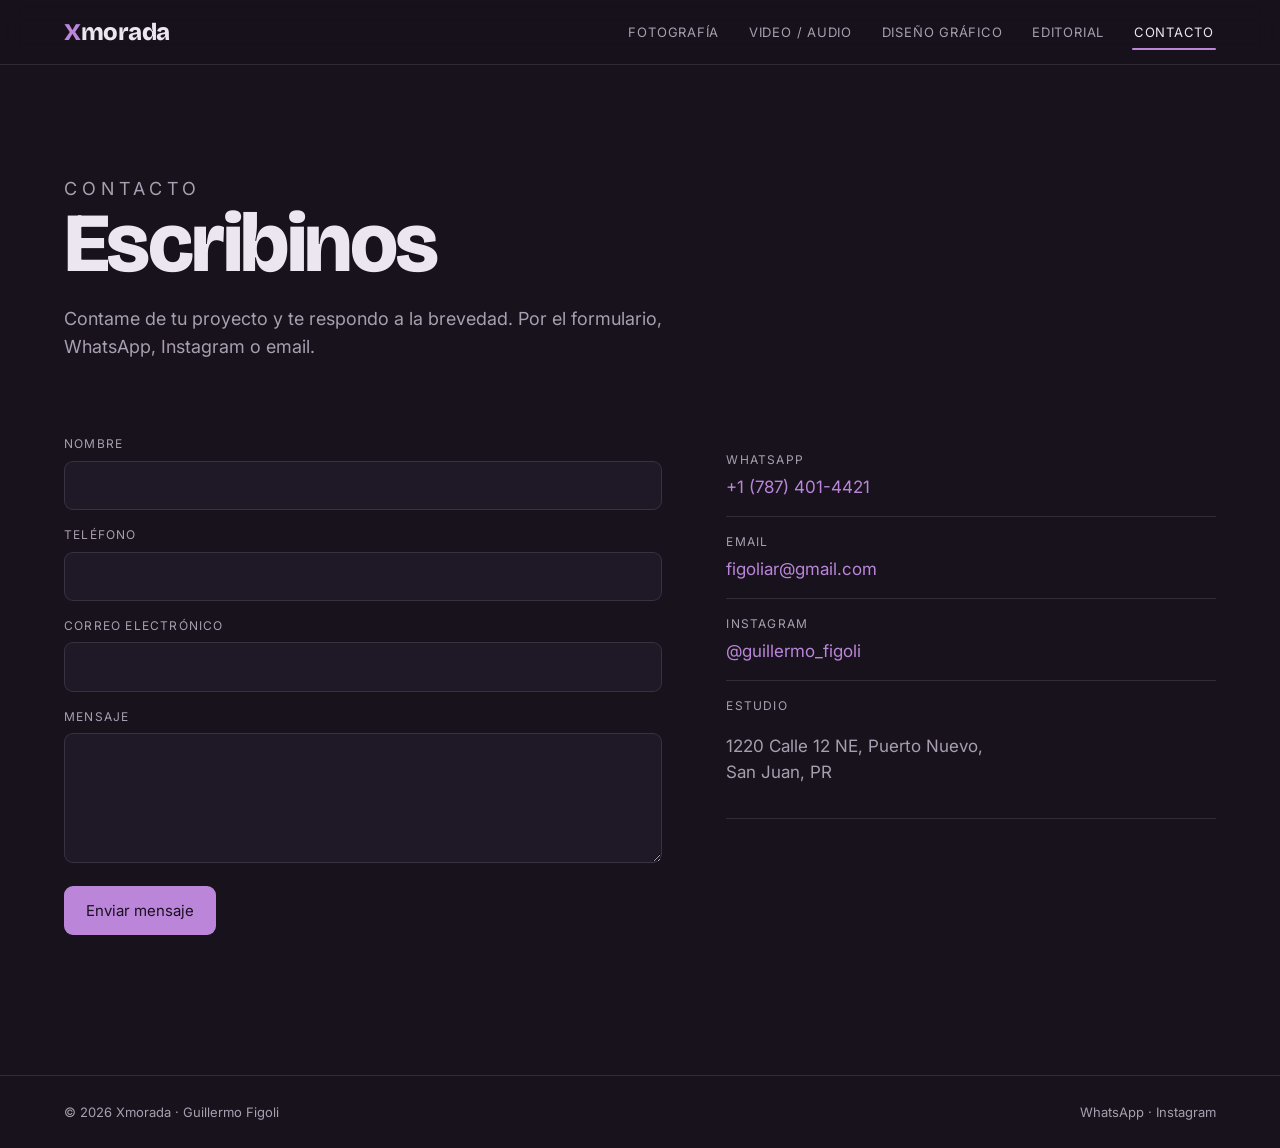
<file: contacto.html>
<!DOCTYPE html>
<html lang="es">
<head>
<meta charset="utf-8">
<meta name="viewport" content="width=device-width, initial-scale=1">
<title>Contacto — Xmorada</title>
<meta name="description" content="Contactá a Xmorada — Guillermo Figoli. Fotografía, video y diseño gráfico. San Juan (PR) / La Plata (AR).">
<link rel="canonical" href="https://xmorada.com/contacto">
<link rel="icon" href="assets/favicon.svg" type="image/svg+xml">
<meta property="og:type" content="website">
<meta property="og:site_name" content="Xmorada">
<meta property="og:title" content="Contacto — Xmorada">
<meta property="og:description" content="Contactá a Xmorada — Guillermo Figoli. Fotografía, video y diseño gráfico. San Juan (PR) / La Plata (AR).">
<meta property="og:url" content="https://xmorada.com/contacto">
<meta name="twitter:card" content="summary_large_image">
<link rel="preconnect" href="https://fonts.googleapis.com">
<link rel="preconnect" href="https://fonts.gstatic.com" crossorigin>
<link href="https://fonts.googleapis.com/css2?family=Bricolage+Grotesque:opsz,wght@12..96,600;12..96,700;12..96,800&family=Inter:wght@400;500;600&display=swap" rel="stylesheet">
<link rel="stylesheet" href="assets/style.css">
</head>
<body data-page="contacto">
  <header class="topbar">
    <div class="topbar__inner">
      <a class="wordmark" href="index.html"><b>X</b>morada</a>
      <button class="nav-toggle" aria-label="Menú">&#9776;</button>
      <nav class="nav">
        <a href="index.html">Fotografía</a>
        <a href="video-audio.html">Video / Audio</a>
        <a href="diseno-grafico.html">Diseño Gráfico</a>
        <a href="editorial.html">Editorial</a>
        <a href="contacto.html" aria-current="page">Contacto</a>
      </nav>
    </div>
  </header>

  <section class="hero">
    <p class="hero__eyebrow">Contacto</p>
    <h1>Escribinos</h1>
    <p>Contame de tu proyecto y te respondo a la brevedad. Por el formulario, WhatsApp, Instagram o email.</p>
  </section>

  <div class="contact">
    <div>
      <form id="contactForm">
        <div class="field">
          <label for="nombre">Nombre</label>
          <input id="nombre" name="nombre" type="text" required>
        </div>
        <div class="field">
          <label for="telefono">Teléfono</label>
          <input id="telefono" name="telefono" type="tel">
        </div>
        <div class="field">
          <label for="correo">Correo electrónico</label>
          <input id="correo" name="correo" type="email">
        </div>
        <div class="field">
          <label for="mensaje">Mensaje</label>
          <textarea id="mensaje" name="mensaje" required></textarea>
        </div>
        <button class="btn" type="submit">Enviar mensaje</button>
      </form>
    </div>

    <aside>
      <ul class="channels">
        <li>
          <p class="k">WhatsApp</p>
          <a class="v" href="https://wa.link/mev33z" target="_blank" rel="noopener">+1 (787) 401-4421</a>
        </li>
        <li>
          <p class="k">Email</p>
          <a class="v" href="mailto:figoliar@gmail.com">figoliar@gmail.com</a>
        </li>
        <li>
          <p class="k">Instagram</p>
          <a class="v" href="https://www.instagram.com/guillermo_figoli" target="_blank" rel="noopener">@guillermo_figoli</a>
        </li>
        <li>
          <p class="k">Estudio</p>
          <p class="v" style="color:var(--ink-dim)">1220 Calle 12 NE, Puerto Nuevo,<br>San Juan, PR</p>
        </li>
      </ul>
    </aside>
  </div>

  <footer class="foot">
    <div class="foot__inner">
      <span>&copy; <span id="yr"></span> Xmorada &middot; Guillermo Figoli</span>
      <span><a href="https://wa.link/mev33z" target="_blank" rel="noopener">WhatsApp</a> &middot; <a href="https://www.instagram.com/guillermo_figoli" target="_blank" rel="noopener">Instagram</a></span>
    </div>
  </footer>

  <script src="assets/gallery.js"></script>
  <script>
    document.getElementById('yr').textContent = new Date().getFullYear();
    // Para envío directo (sin abrir el correo del visitante): pegar acá la URL de Formspree, ej. 'https://formspree.io/f/xxxxxxx'
    var FORM_ENDPOINT = 'https://formspree.io/f/mvkkkogy';
    var form = document.getElementById('contactForm');
    form.addEventListener('submit', function (e) {
      e.preventDefault();
      var n = document.getElementById('nombre').value.trim();
      var t = document.getElementById('telefono').value.trim();
      var cEl = document.getElementById('correo');
      var c = cEl.value.trim();
      var m = document.getElementById('mensaje').value.trim();
      if (!t && !c) {
        cEl.setCustomValidity('Dejanos un teléfono o un correo para poder responderte.');
        cEl.reportValidity();
        return;
      }
      cEl.setCustomValidity('');
      if (FORM_ENDPOINT) {
        var btn = form.querySelector('button');
        btn.disabled = true;
        fetch(FORM_ENDPOINT, {
          method: 'POST',
          headers: { 'Accept': 'application/json', 'Content-Type': 'application/json' },
          body: JSON.stringify({ nombre: n, telefono: t, correo: c, mensaje: m })
        }).then(function (r) {
          if (!r.ok) throw new Error('fail');
          form.reset();
          btn.textContent = 'Mensaje enviado';
        }).catch(function () {
          btn.disabled = false;
          alert('No pudimos enviar el mensaje. Escribinos por WhatsApp o email.');
        });
        return;
      }
      var subject = 'Consulta desde xmorada.com' + (n ? ' — ' + n : '');
      var body = 'Nombre: ' + n + '\n' +
                 'Teléfono: ' + t + '\n' +
                 'Correo: ' + c + '\n\n' +
                 m;
      window.location.href = 'mailto:figoliar@gmail.com?subject=' +
        encodeURIComponent(subject) + '&body=' + encodeURIComponent(body);
    });
    document.getElementById('correo').addEventListener('input', function () { this.setCustomValidity(''); });
  </script>
</body>
</html>
</file>
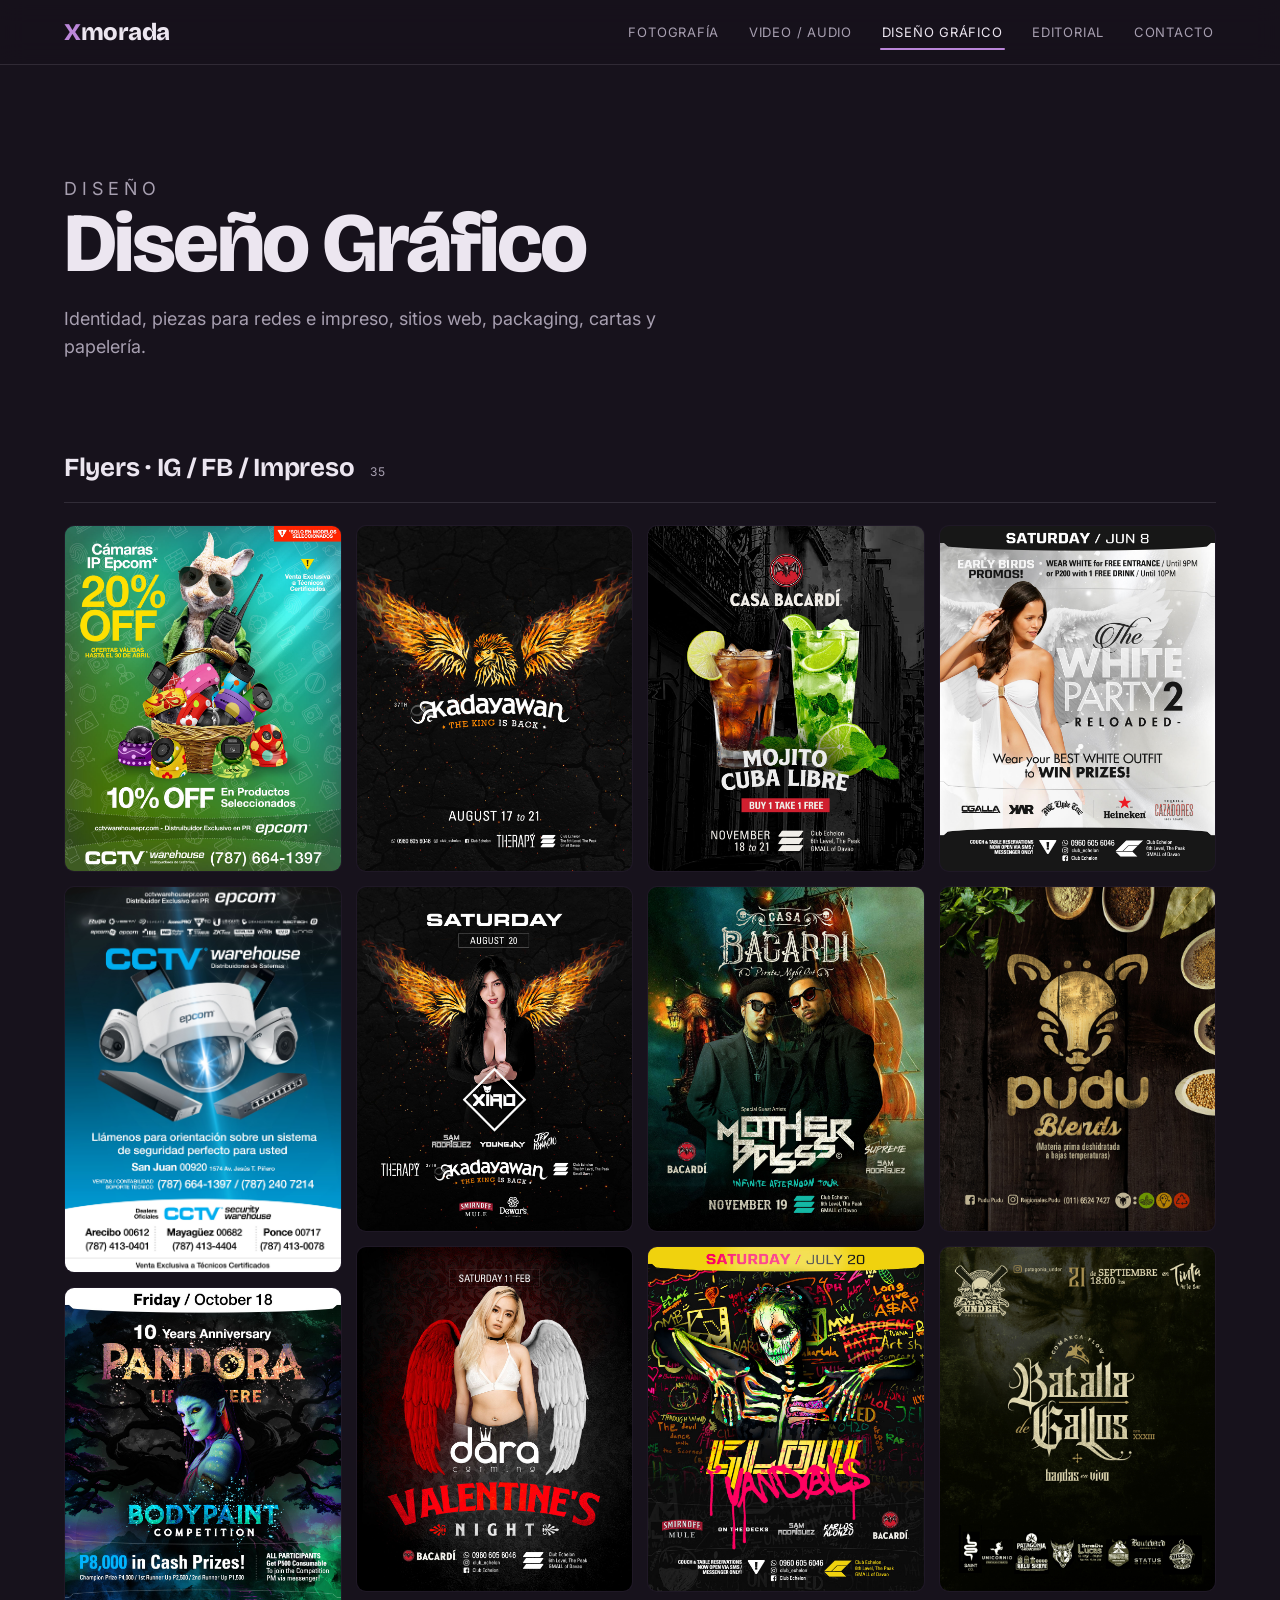
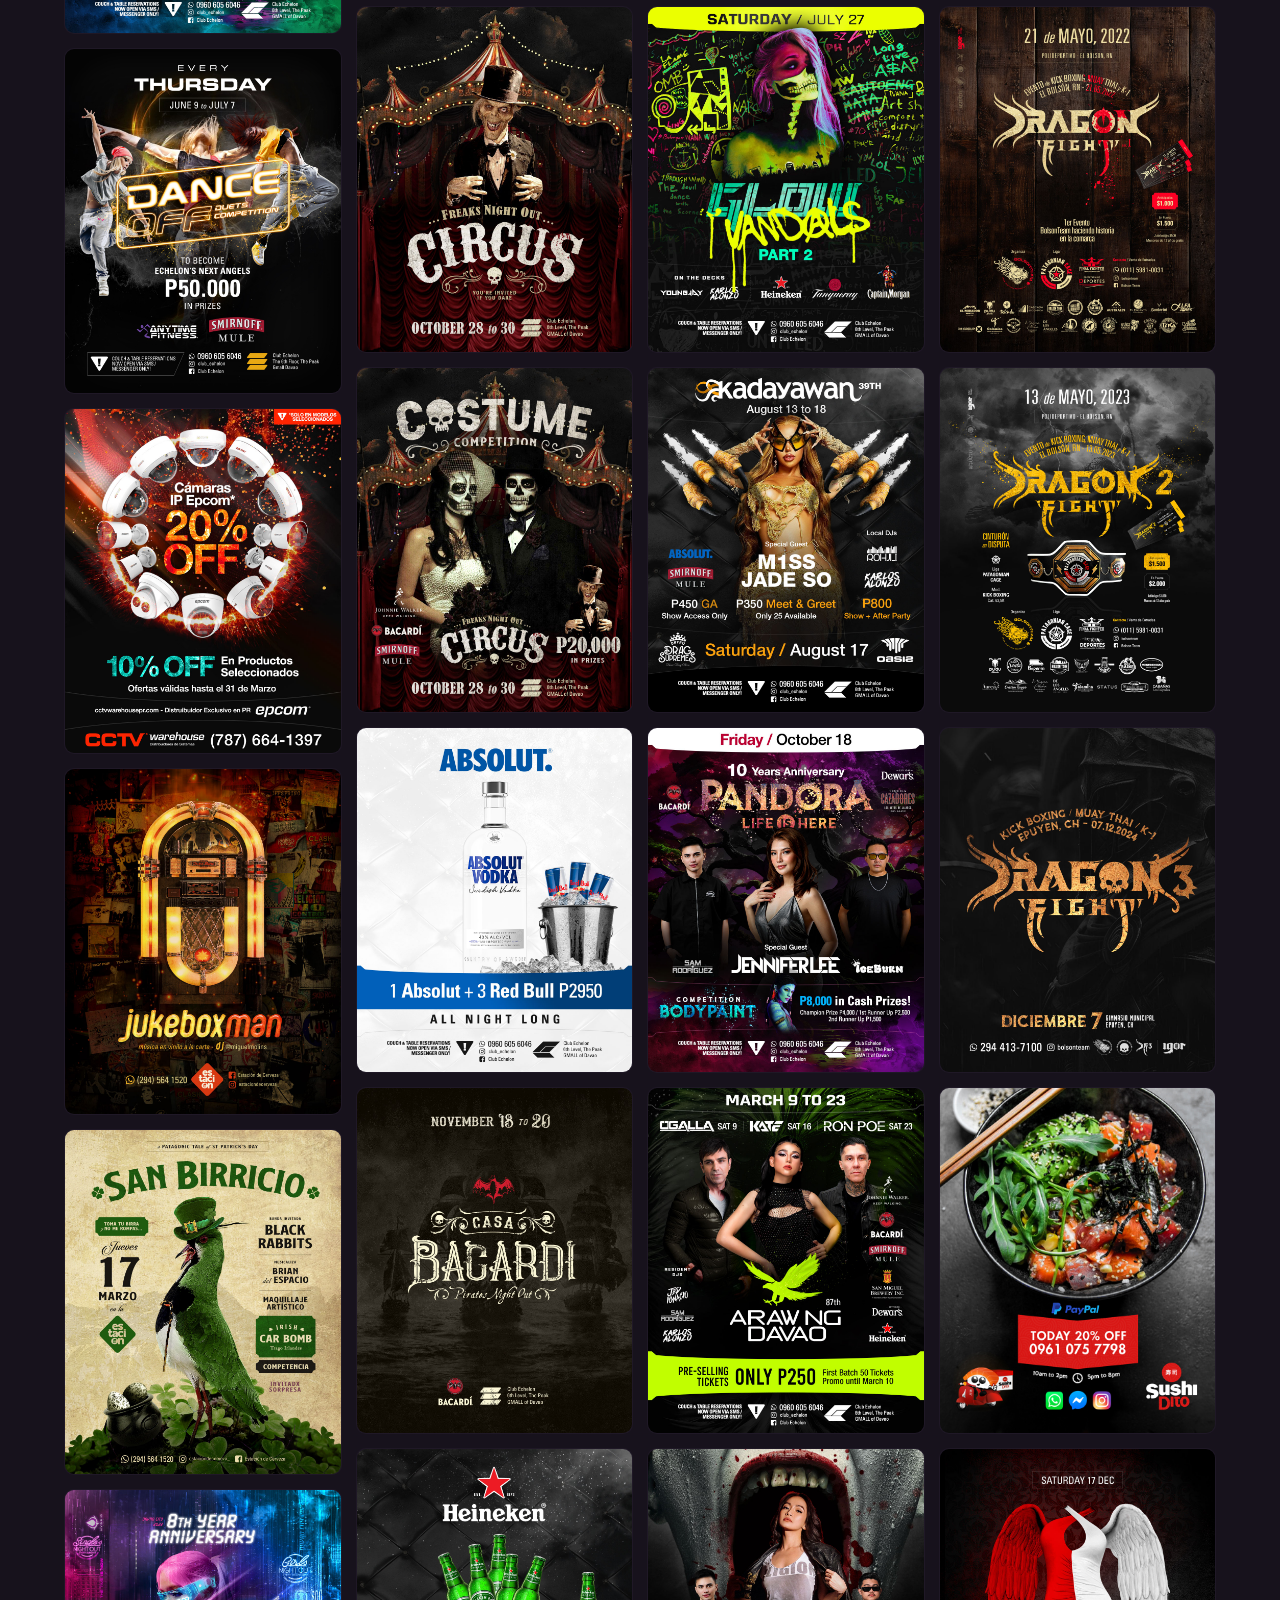
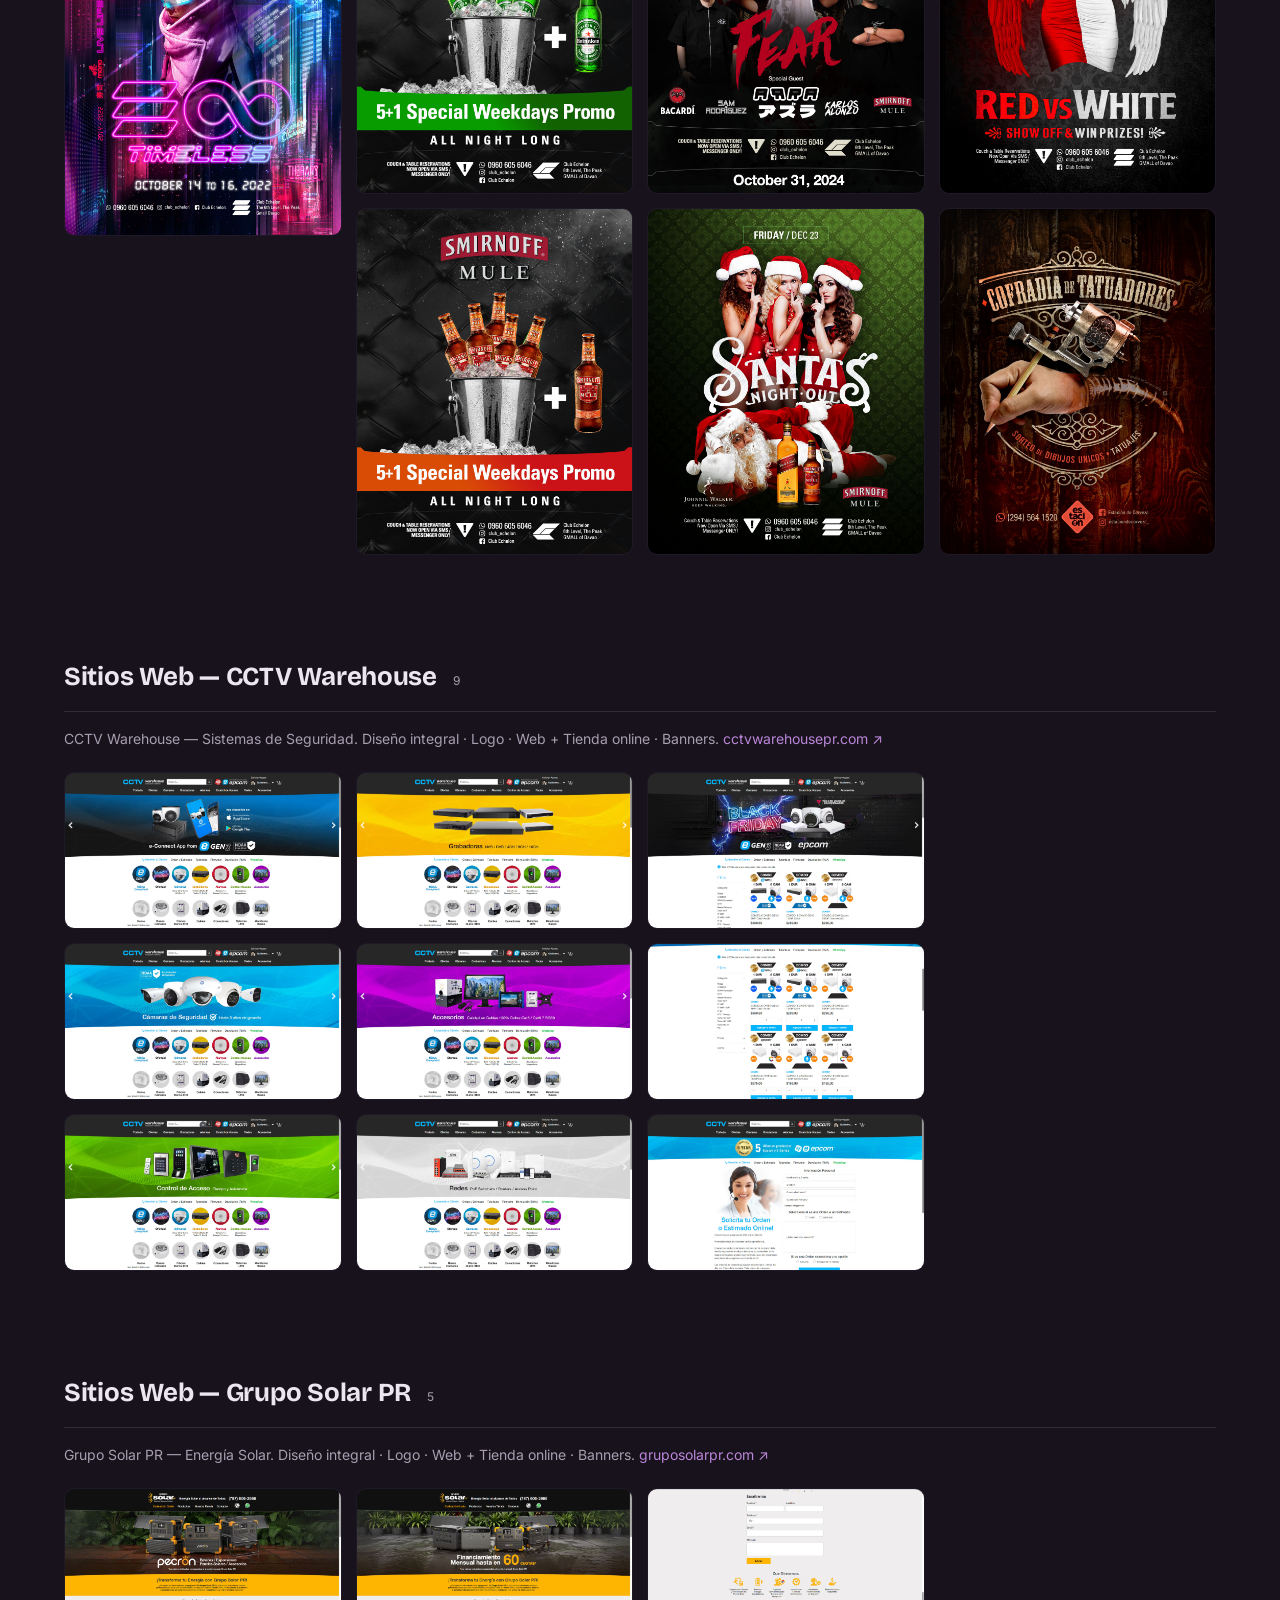
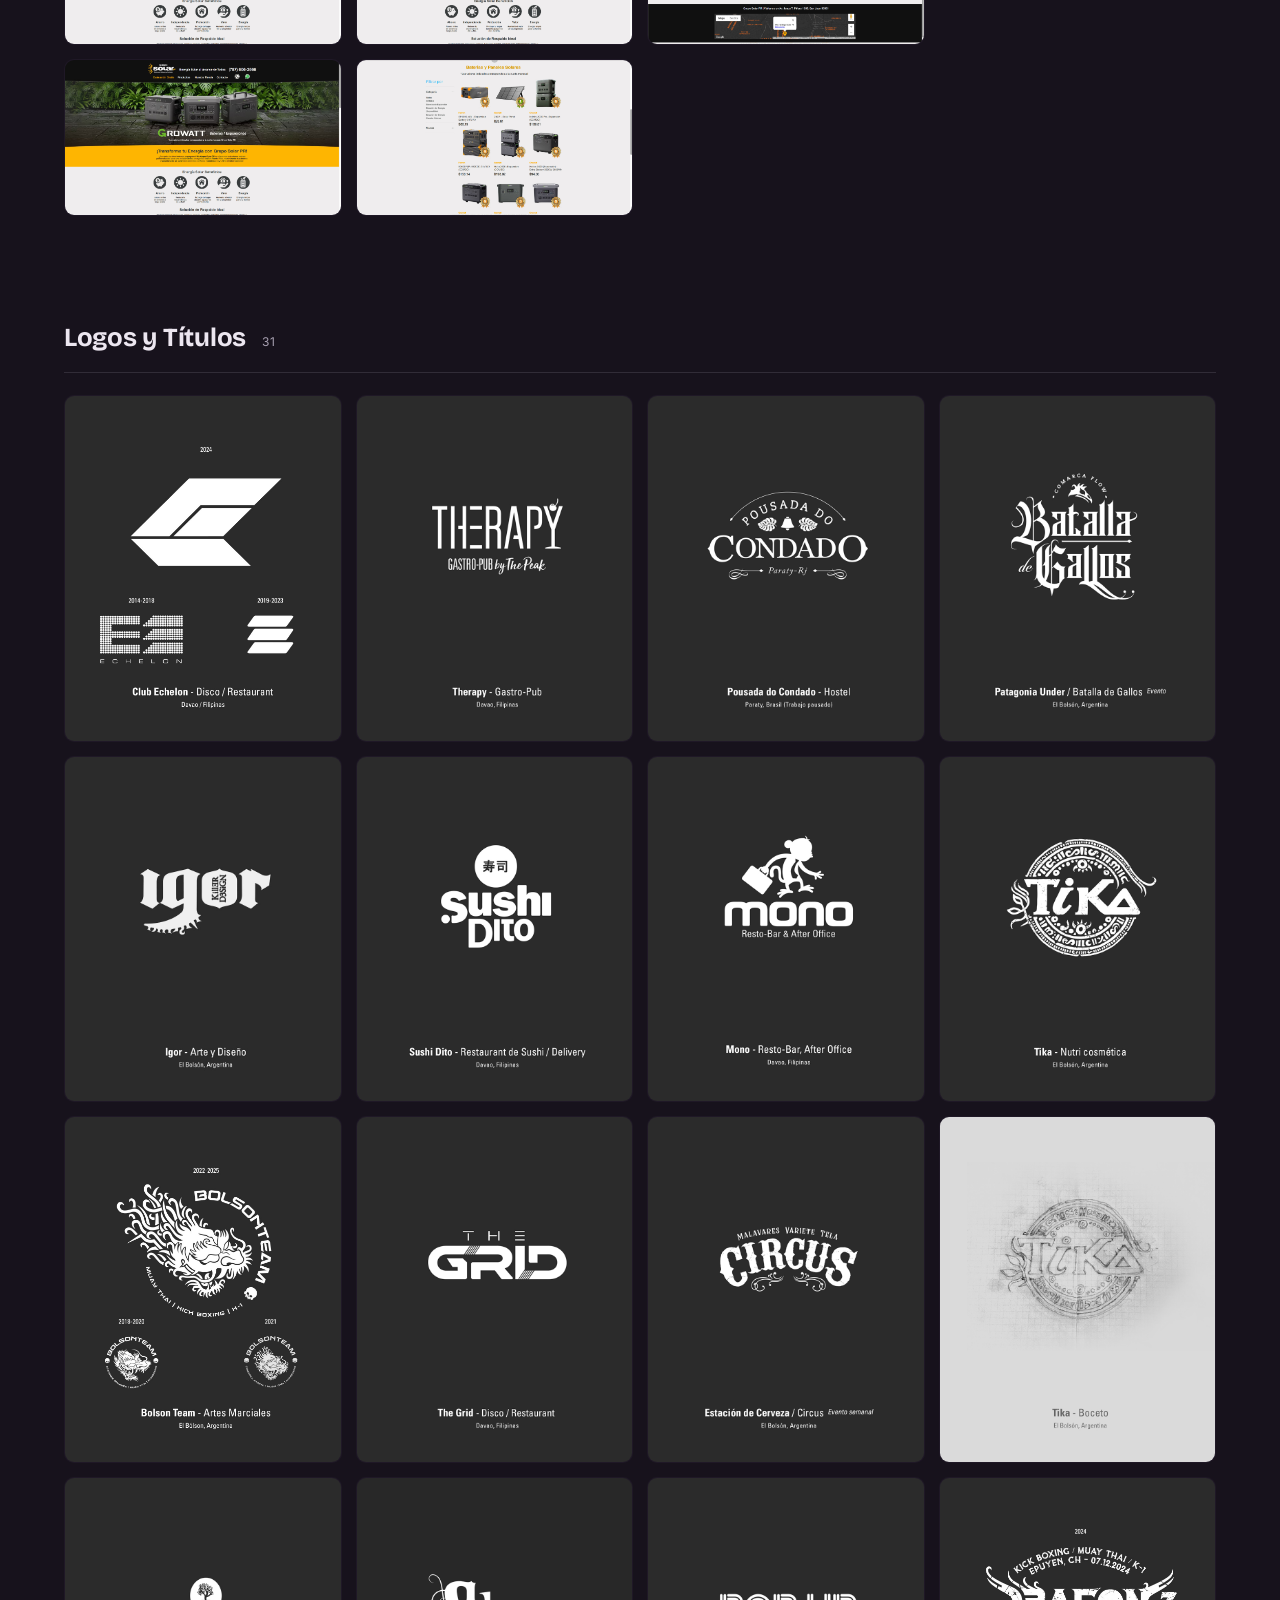
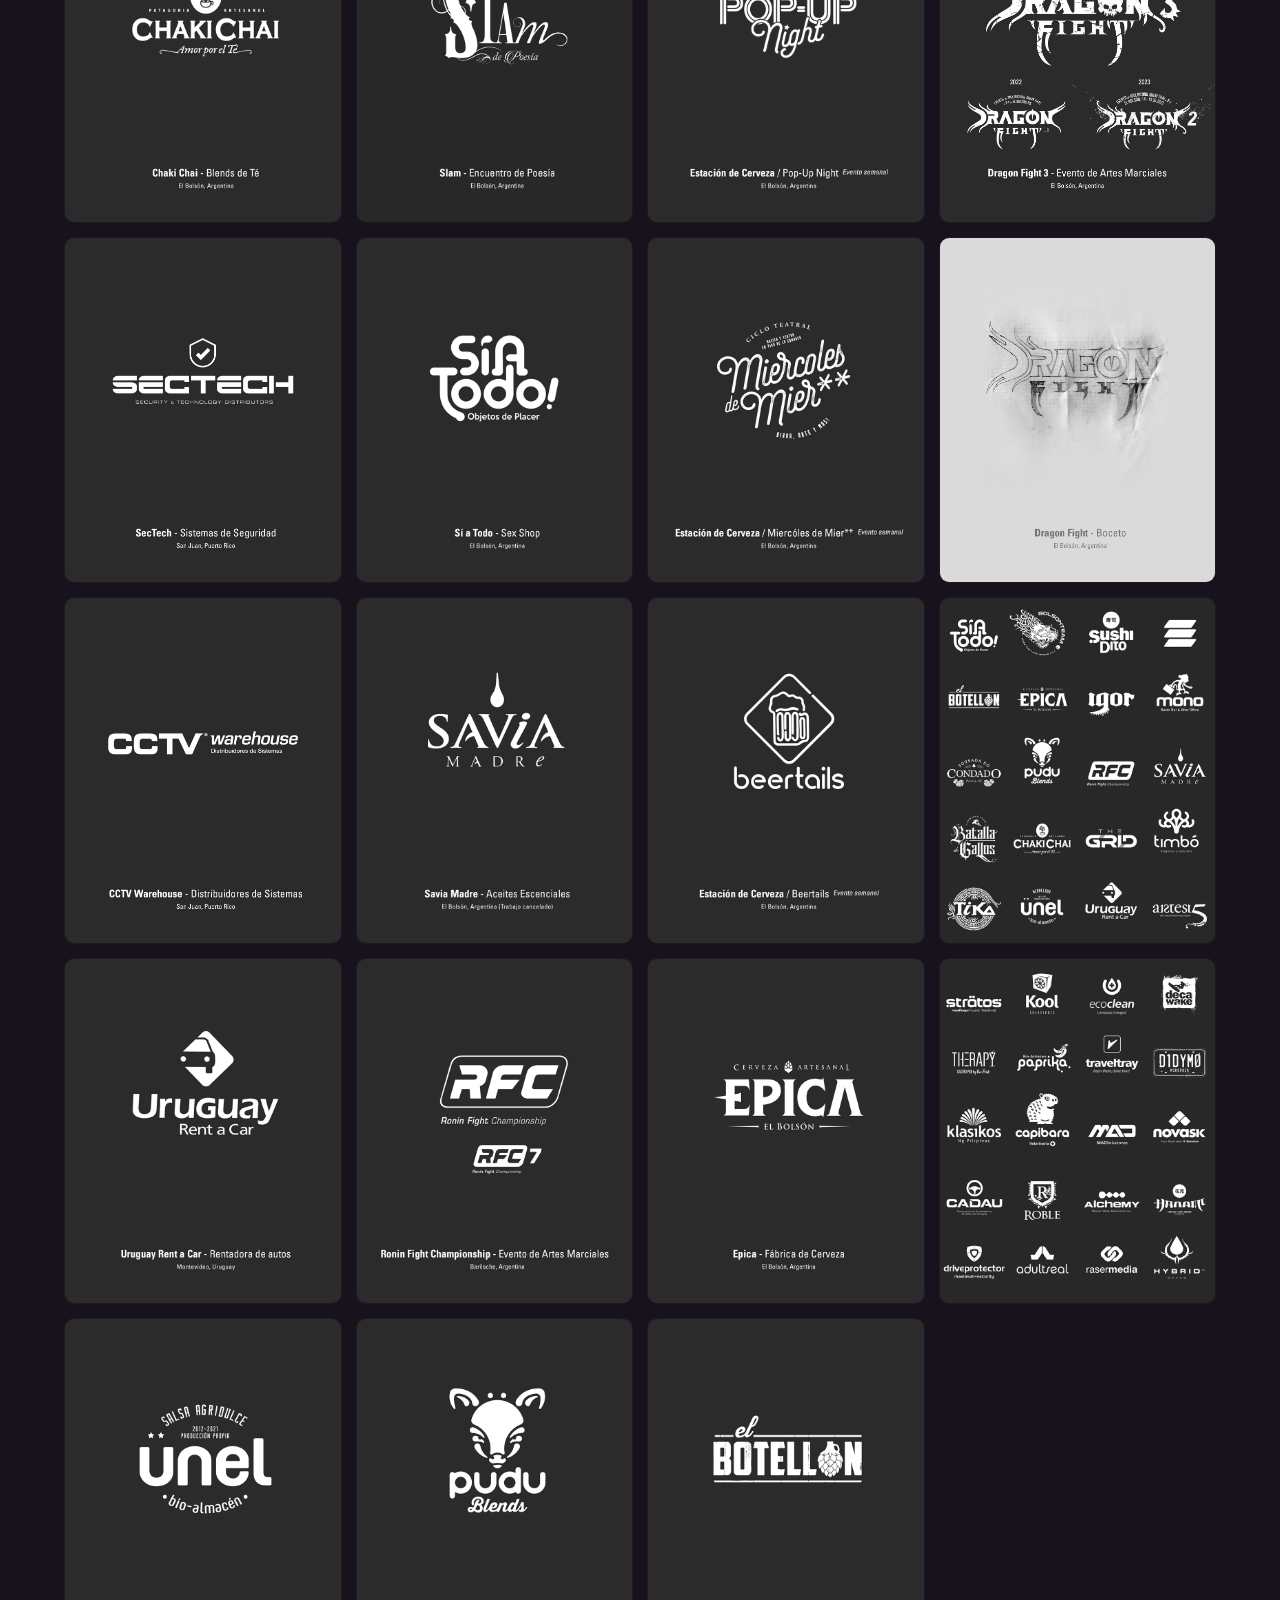
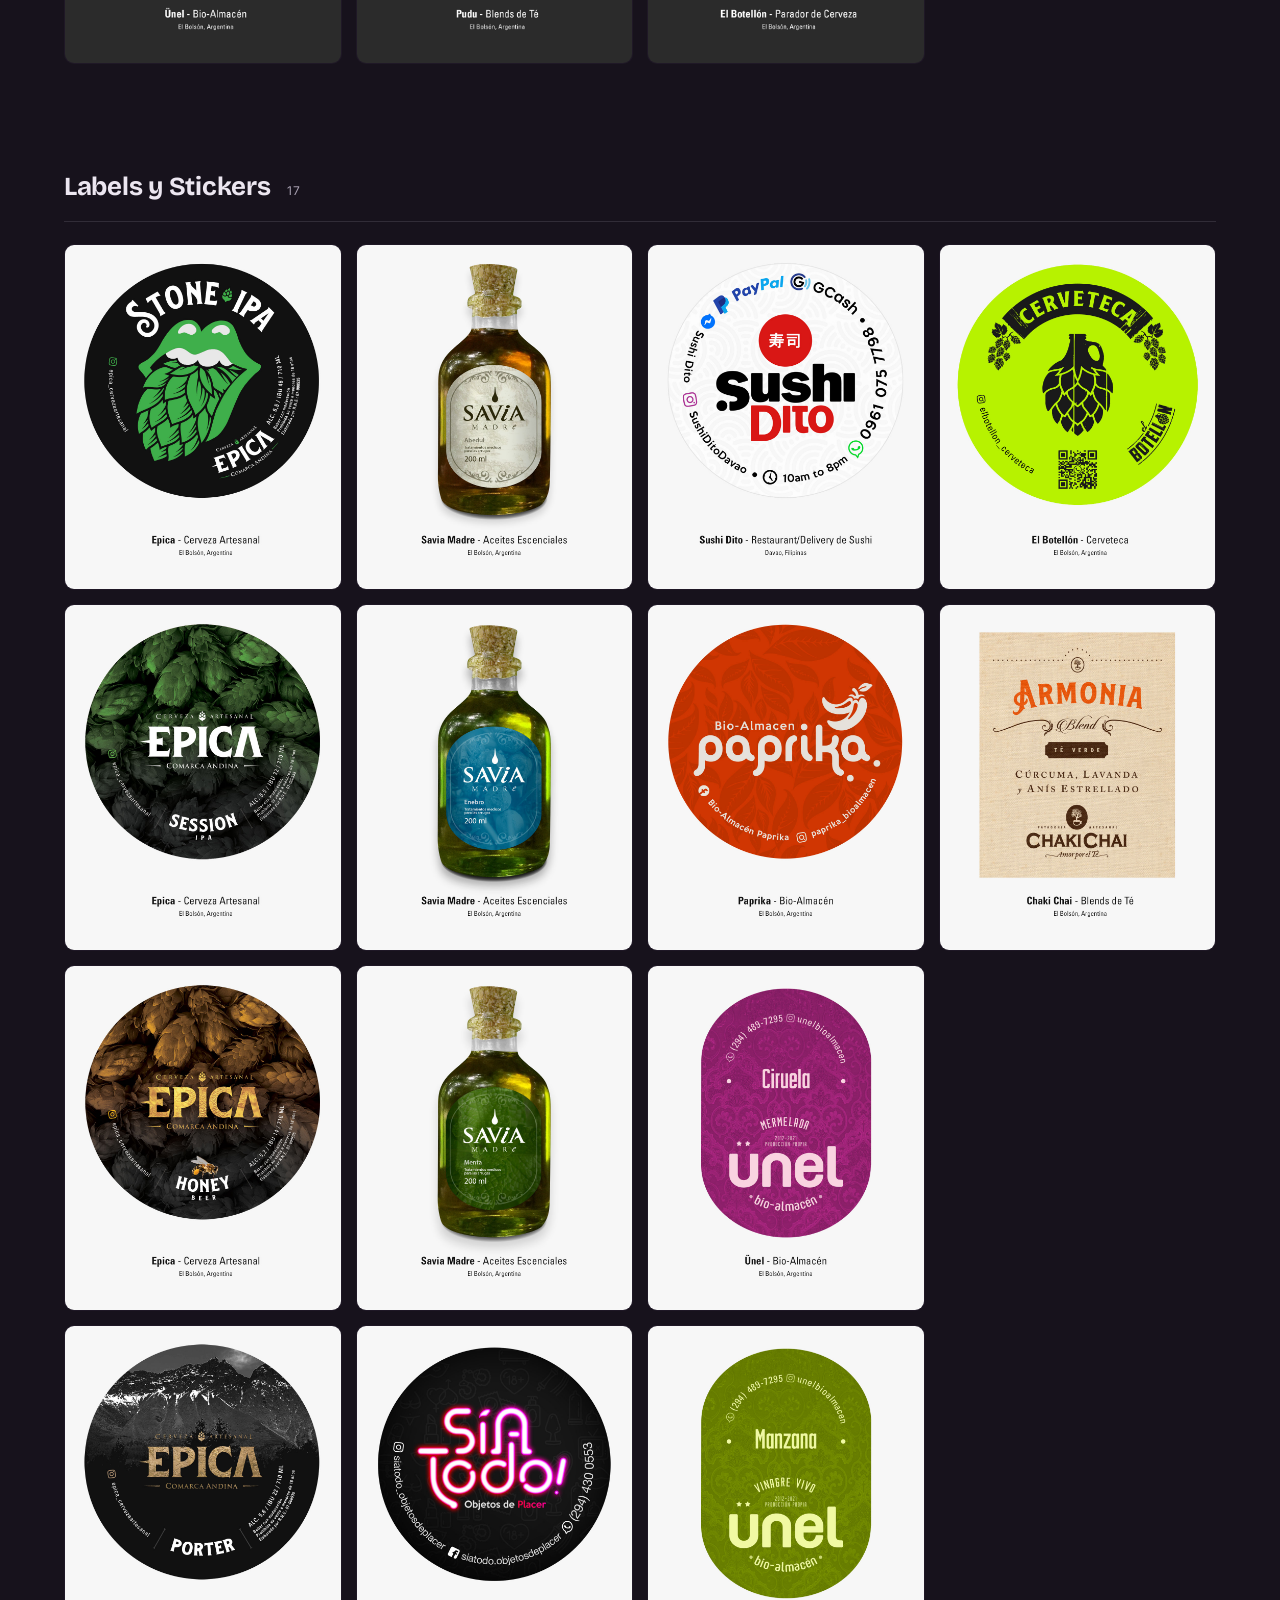
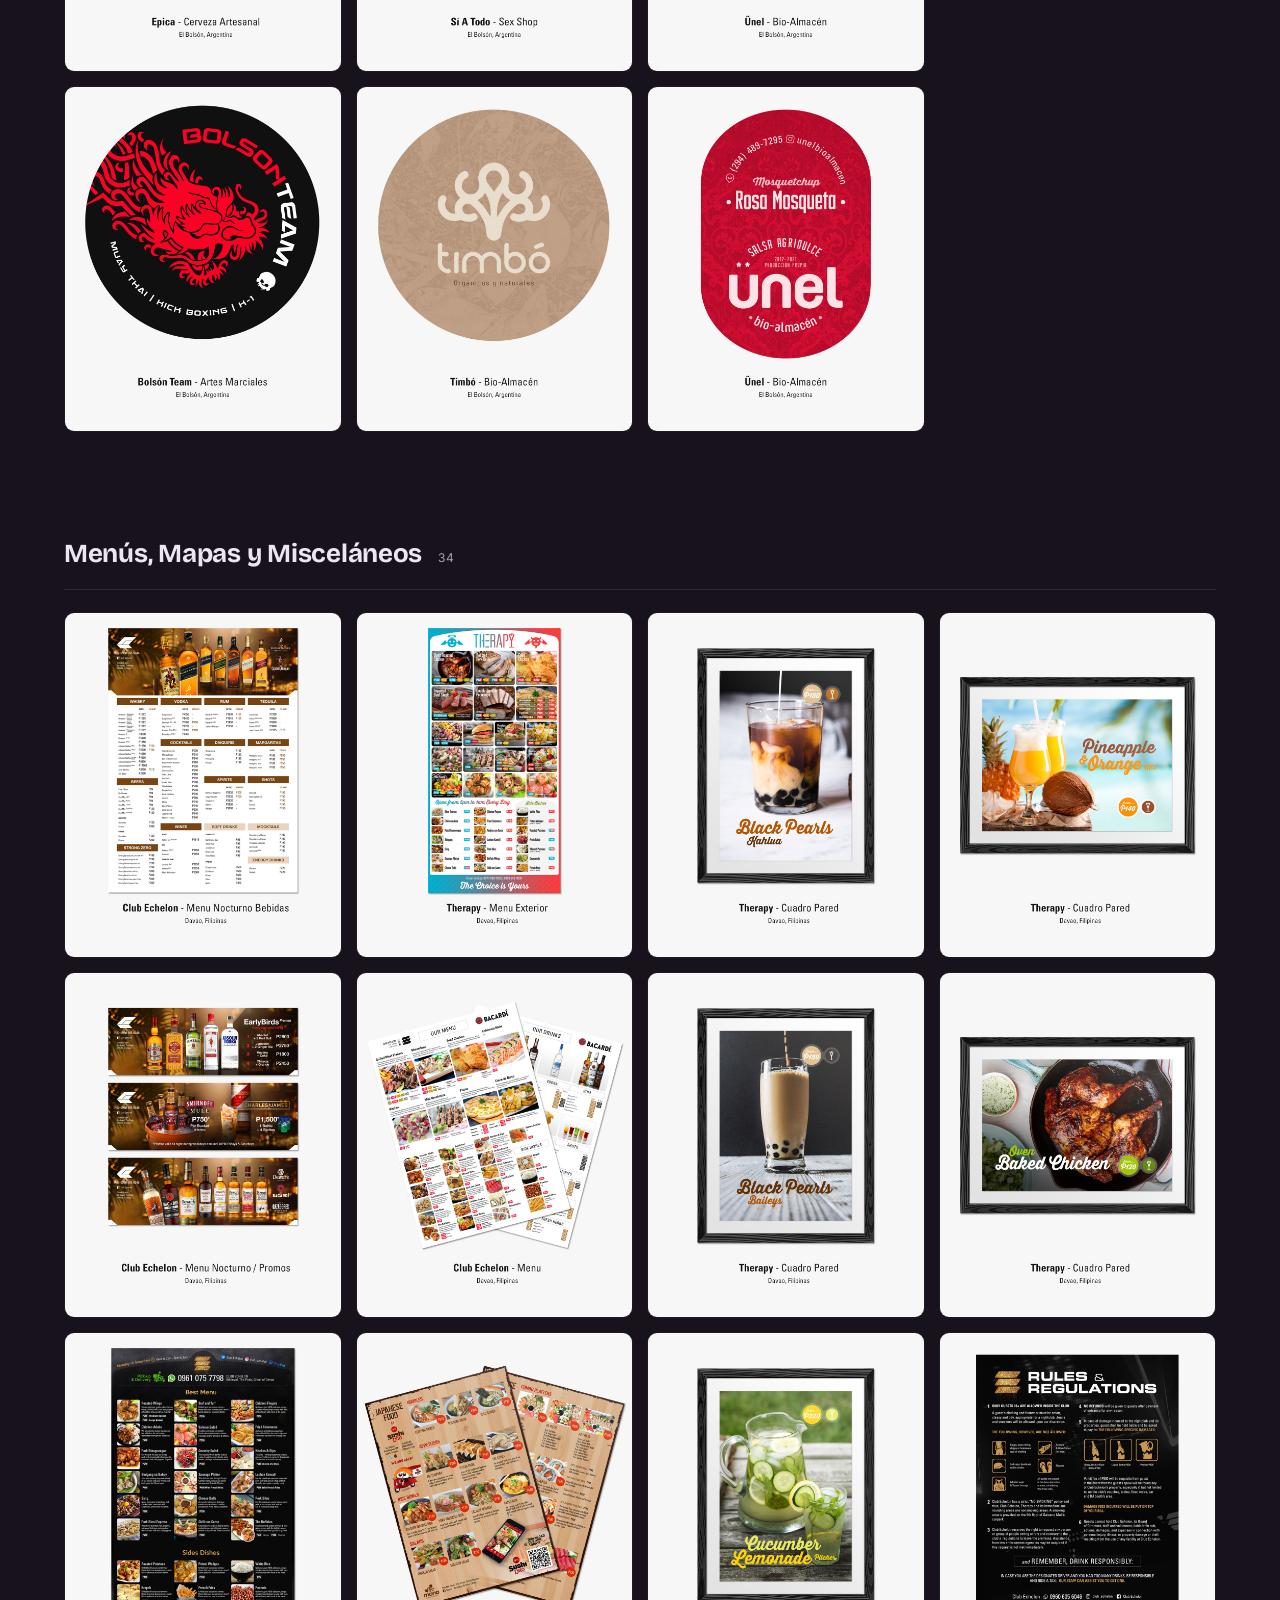
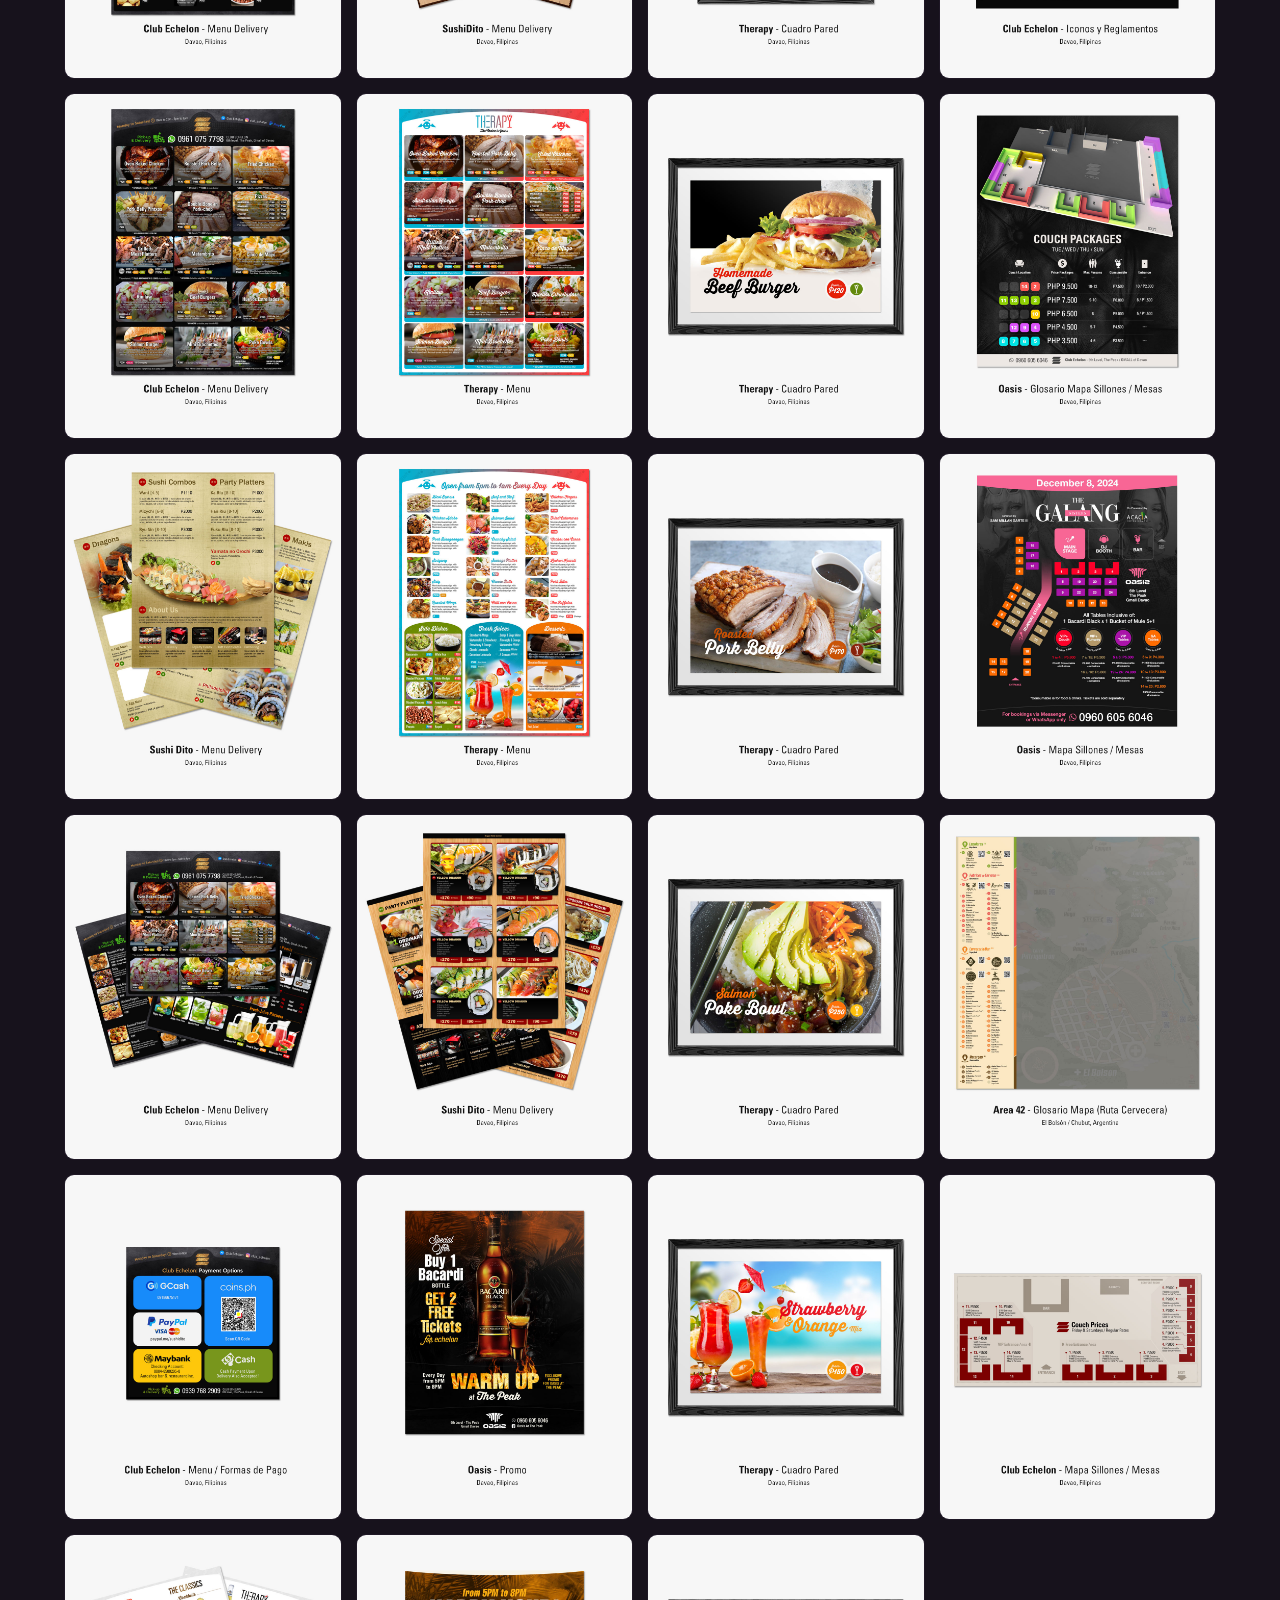
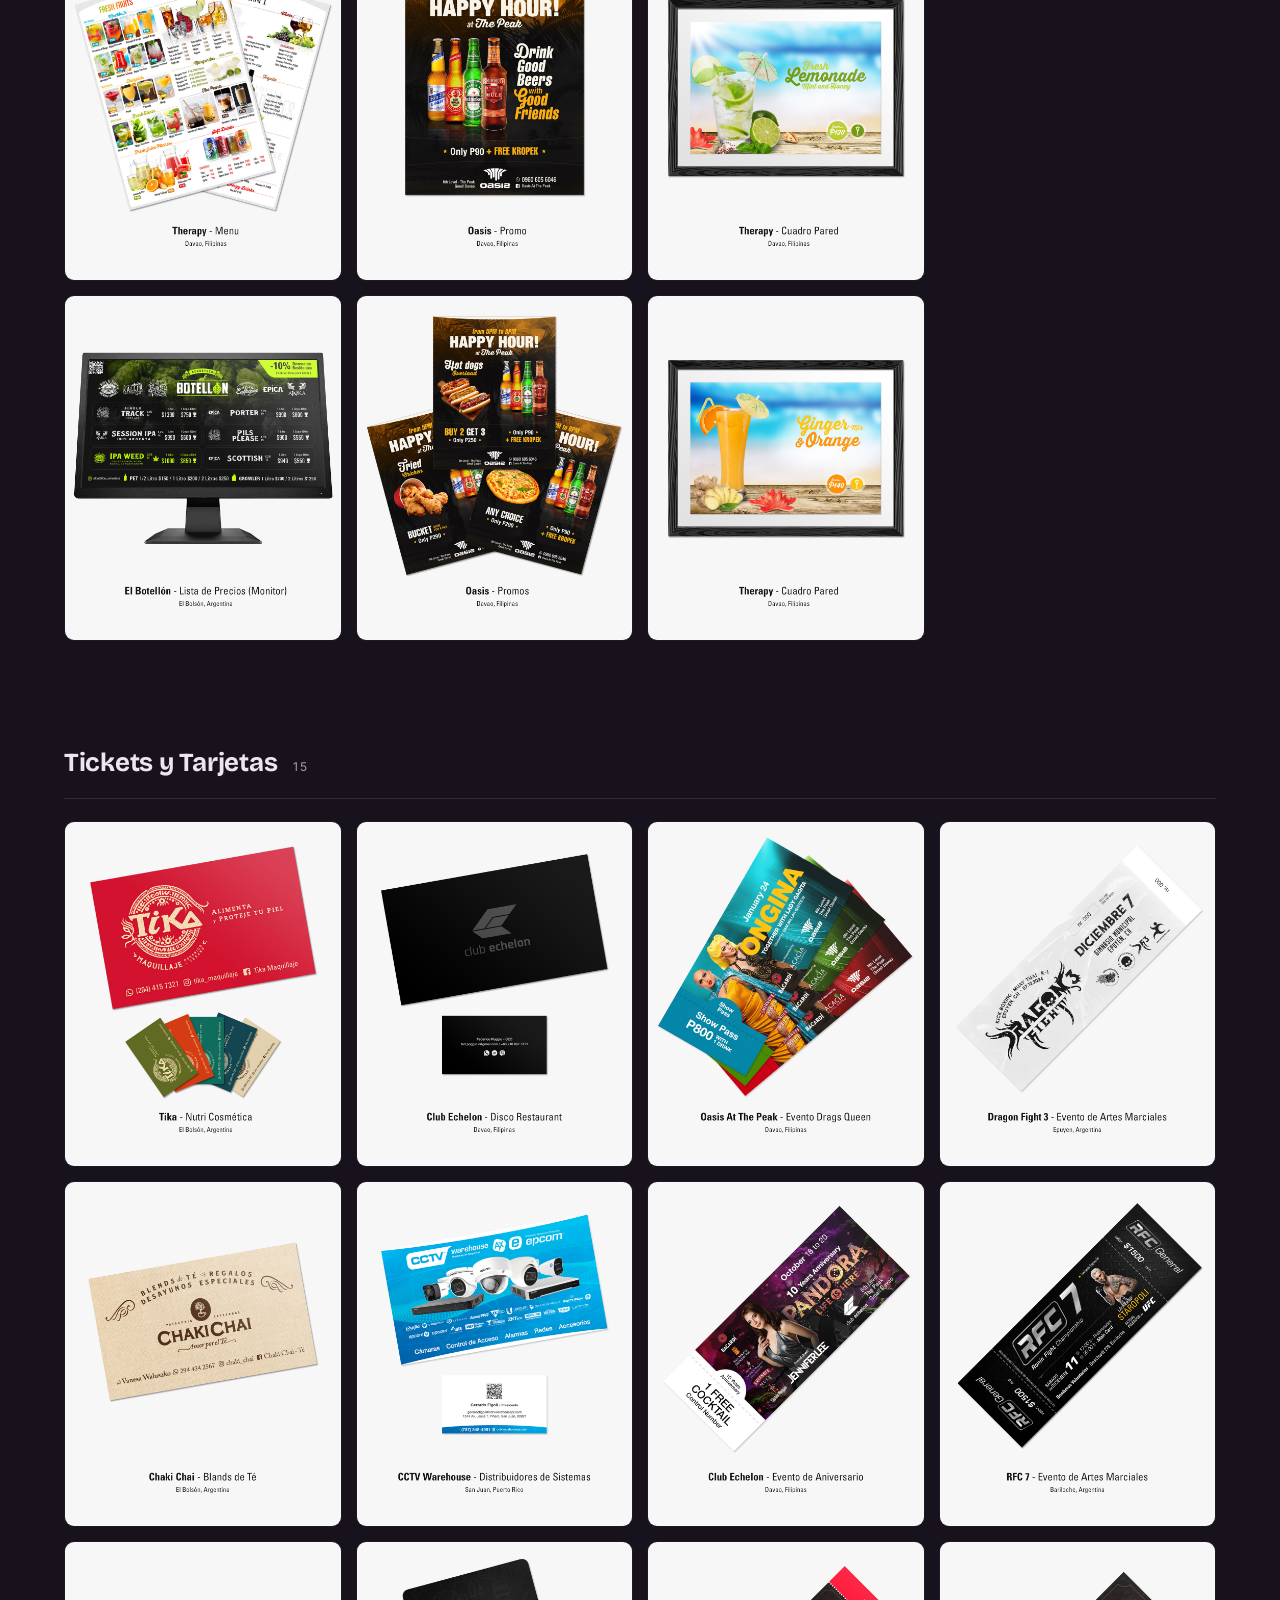
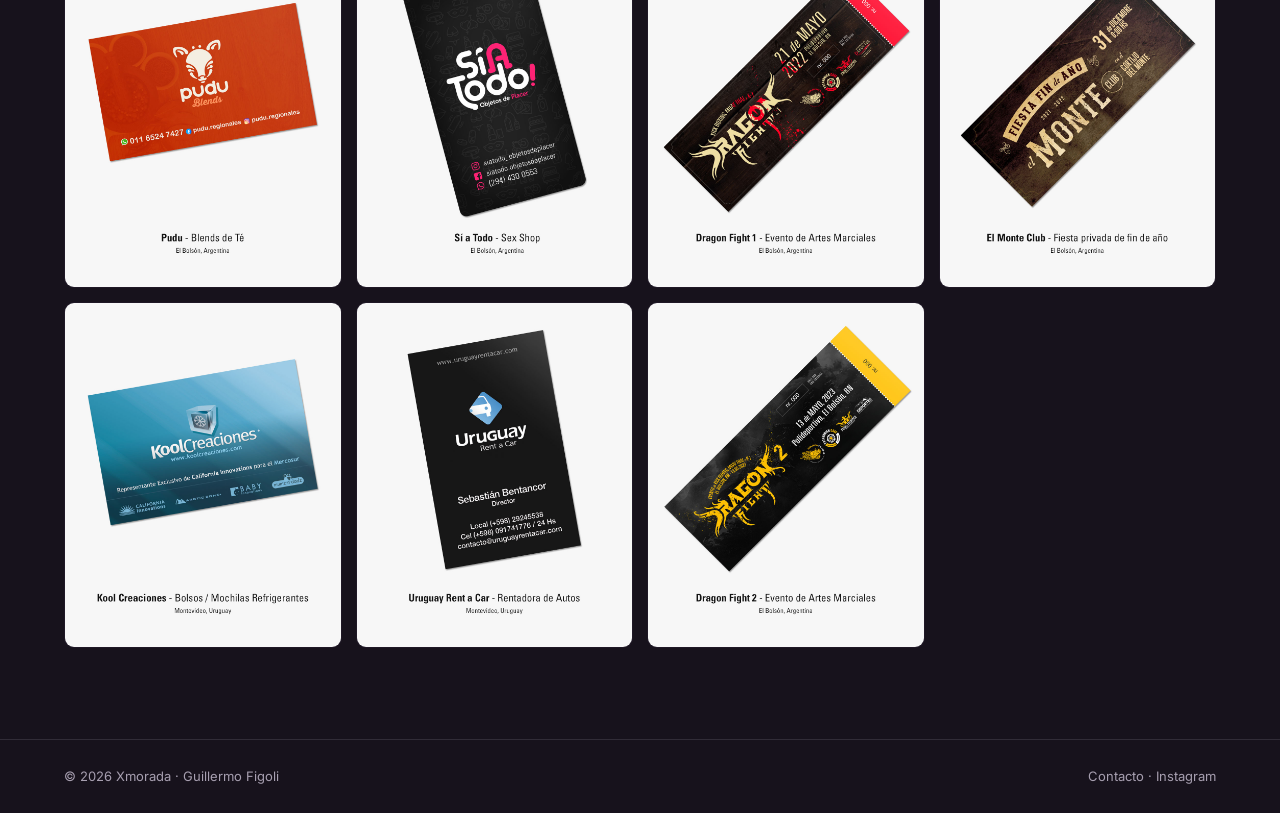
<file: diseno-grafico.html>
<!DOCTYPE html>
<html lang="es">
<head>
<meta charset="utf-8">
<meta name="viewport" content="width=device-width, initial-scale=1">
<title>Diseño Gráfico — Xmorada</title>
<meta name="description" content="Xmorada — Fotografía, diseño audiovisual y gráfico. Guillermo Figoli, San Juan (PR) / La Plata (AR).">
<link rel="canonical" href="https://xmorada.com/diseno-grafico">
<link rel="icon" href="assets/favicon.svg" type="image/svg+xml">
<meta property="og:type" content="website">
<meta property="og:site_name" content="Xmorada">
<meta property="og:title" content="Diseño Gráfico — Xmorada">
<meta property="og:description" content="Xmorada — Fotografía, diseño audiovisual y gráfico. Guillermo Figoli, San Juan (PR) / La Plata (AR).">
<meta property="og:url" content="https://xmorada.com/diseno-grafico">
<meta name="twitter:card" content="summary_large_image">
<link rel="preconnect" href="https://fonts.googleapis.com">
<link rel="preconnect" href="https://fonts.gstatic.com" crossorigin>
<link href="https://fonts.googleapis.com/css2?family=Bricolage+Grotesque:opsz,wght@12..96,600;12..96,700;12..96,800&family=Inter:wght@400;500;600&display=swap" rel="stylesheet">
<link rel="stylesheet" href="assets/style.css">
</head>
<body data-page="diseno">
  <header class="topbar">
    <div class="topbar__inner">
      <a class="wordmark" href="index.html"><b>X</b>morada</a>
      <button class="nav-toggle" aria-label="Menú">&#9776;</button>
      <nav class="nav">
        <a href="index.html">Fotografía</a>
        <a href="video-audio.html">Video / Audio</a>
        <a href="diseno-grafico.html" aria-current="page">Diseño Gráfico</a>
        <a href="editorial.html">Editorial</a>
        <a href="contacto.html">Contacto</a>
      </nav>
    </div>
  </header>

  <section class="hero">
    <p class="hero__eyebrow">Diseño</p>
    <h1>Diseño Gráfico</h1>
    <p>Identidad, piezas para redes e impreso, sitios web, packaging, cartas y papelería.</p>
  </section>
  
  <main id="galleries"></main>

  <footer class="foot">
    <div class="foot__inner">
      <span>&copy; 2026 Xmorada &middot; Guillermo Figoli</span>
      <span><a href="contacto.html">Contacto</a> &middot; <a href="https://www.instagram.com/guillermo_figoli" target="_blank" rel="noopener">Instagram</a></span>
    </div>
  </footer>

  <script src="assets/data.js"></script>
  <script src="assets/gallery.js"></script>
</body>
</html>
</file>
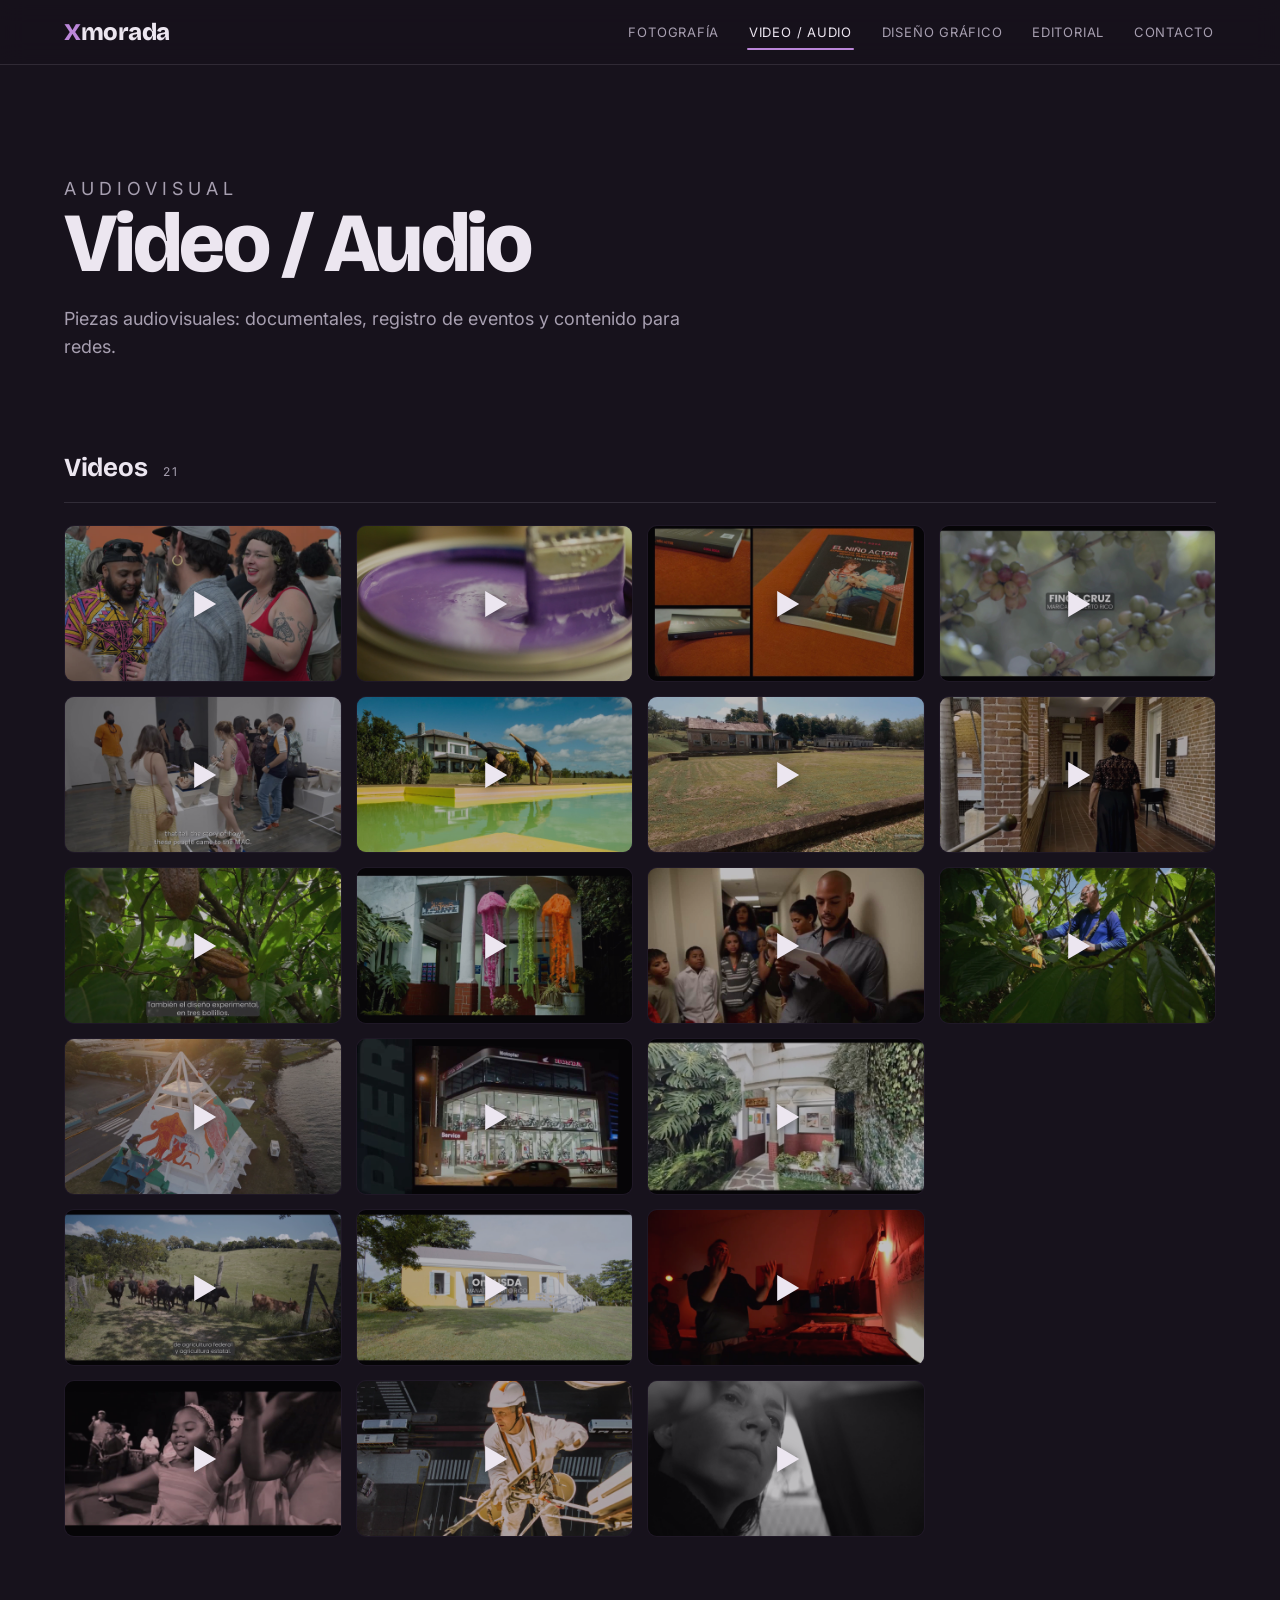
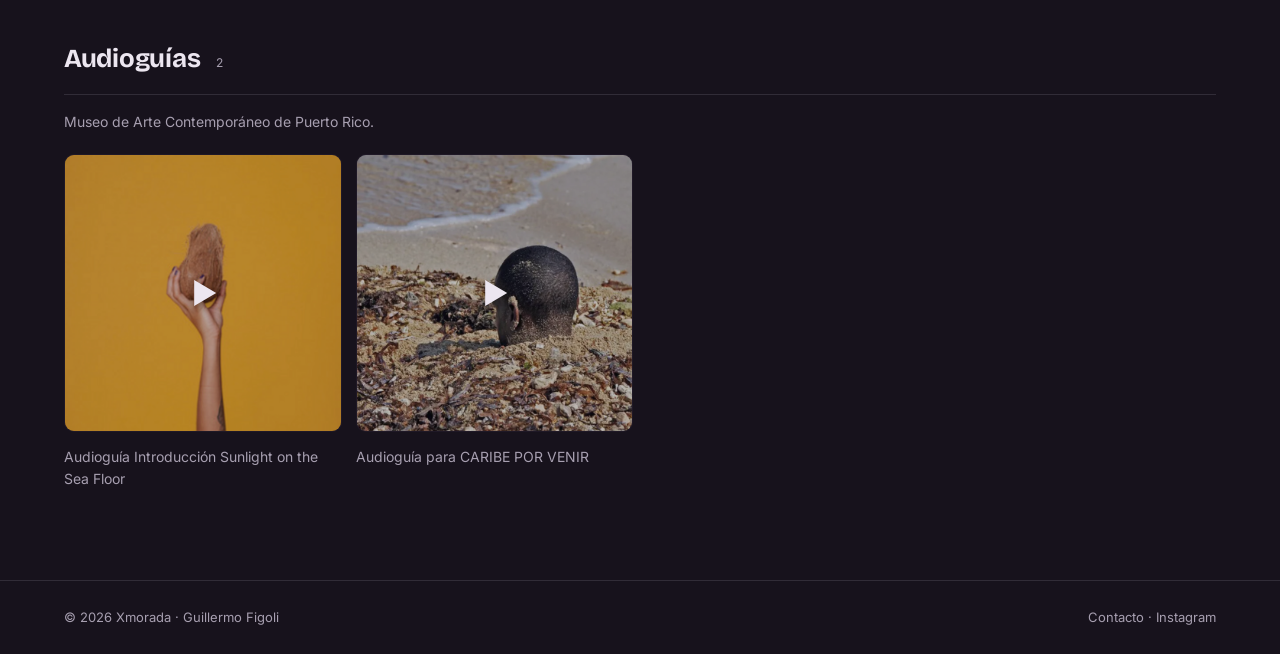
<file: video-audio.html>
<!DOCTYPE html>
<html lang="es">
<head>
<meta charset="utf-8">
<meta name="viewport" content="width=device-width, initial-scale=1">
<title>Video / Audio — Xmorada</title>
<meta name="description" content="Xmorada — Fotografía, diseño audiovisual y gráfico. Guillermo Figoli, San Juan (PR) / La Plata (AR).">
<link rel="canonical" href="https://xmorada.com/video-audio">
<link rel="icon" href="assets/favicon.svg" type="image/svg+xml">
<meta property="og:type" content="website">
<meta property="og:site_name" content="Xmorada">
<meta property="og:title" content="Video / Audio — Xmorada">
<meta property="og:description" content="Xmorada — Fotografía, diseño audiovisual y gráfico. Guillermo Figoli, San Juan (PR) / La Plata (AR).">
<meta property="og:url" content="https://xmorada.com/video-audio">
<meta name="twitter:card" content="summary_large_image">
<link rel="preconnect" href="https://fonts.googleapis.com">
<link rel="preconnect" href="https://fonts.gstatic.com" crossorigin>
<link href="https://fonts.googleapis.com/css2?family=Bricolage+Grotesque:opsz,wght@12..96,600;12..96,700;12..96,800&family=Inter:wght@400;500;600&display=swap" rel="stylesheet">
<link rel="stylesheet" href="assets/style.css">
</head>
<body data-page="video">
  <header class="topbar">
    <div class="topbar__inner">
      <a class="wordmark" href="index.html"><b>X</b>morada</a>
      <button class="nav-toggle" aria-label="Menú">&#9776;</button>
      <nav class="nav">
        <a href="index.html">Fotografía</a>
        <a href="video-audio.html" aria-current="page">Video / Audio</a>
        <a href="diseno-grafico.html">Diseño Gráfico</a>
        <a href="editorial.html">Editorial</a>
        <a href="contacto.html">Contacto</a>
      </nav>
    </div>
  </header>

  <section class="hero">
    <p class="hero__eyebrow">Audiovisual</p>
    <h1>Video / Audio</h1>
    <p>Piezas audiovisuales: documentales, registro de eventos y contenido para redes.</p>
  </section>

  <main id="galleries"></main>

  <footer class="foot">
    <div class="foot__inner">
      <span>&copy; 2026 Xmorada &middot; Guillermo Figoli</span>
      <span><a href="contacto.html">Contacto</a> &middot; <a href="https://www.instagram.com/guillermo_figoli" target="_blank" rel="noopener">Instagram</a></span>
    </div>
  </footer>

  <script src="assets/data.js"></script>
  <script src="assets/videos.js"></script>
  <script src="assets/gallery.js"></script>
</body>
</html>
</file>
<file: assets/style.css>
/* ===========================================================
   Xmorada — Guillermo Figoli. Portfolio estático.
   Identidad: canvas "morada" (plum) oscuro + acento orquídea.
   =========================================================== */
:root{
  --bg:#17121c;
  --bg-2:#1f1826;
  --bg-3:#271f30;
  --ink:#ece6f0;
  --ink-dim:#a79fb0;
  --line:rgba(236,230,240,.12);
  --accent:#bb86d9;
  --accent-2:#8a4fb0;
  --maxw:1360px;
  --pad:clamp(20px,5vw,64px);
  --font-display:"Bricolage Grotesque",-apple-system,system-ui,sans-serif;
  --font-body:"Inter",-apple-system,system-ui,sans-serif;
}

*{box-sizing:border-box}
html{scroll-behavior:smooth}
body{
  margin:0;background:var(--bg);color:var(--ink);
  font-family:var(--font-body);font-size:16px;line-height:1.55;
  -webkit-font-smoothing:antialiased;
}
a{color:inherit;text-decoration:none}
img{display:block;max-width:100%}

/* ---------- top bar ---------- */
.topbar{
  position:sticky;top:0;z-index:50;
  background:color-mix(in srgb,var(--bg) 82%,transparent);
  backdrop-filter:saturate(140%) blur(12px);
  border-bottom:1px solid var(--line);
}
.topbar__inner{
  max-width:var(--maxw);margin:0 auto;padding:16px var(--pad);
  display:flex;align-items:center;justify-content:space-between;gap:24px;
}
.wordmark{
  font-family:var(--font-display);font-weight:800;font-size:24px;
  letter-spacing:-.02em;line-height:1;white-space:nowrap;
}
.wordmark b{color:var(--accent);font-weight:800}
.nav{display:flex;gap:clamp(10px,2vw,28px);flex-wrap:wrap;align-items:center}
.nav a{
  font-size:13px;letter-spacing:.06em;text-transform:uppercase;
  color:var(--ink-dim);padding:6px 2px;position:relative;transition:color .18s;
}
.nav a:hover{color:var(--ink)}
.nav a[aria-current="page"]{color:var(--ink)}
.nav a[aria-current="page"]::after{
  content:"";position:absolute;left:0;right:0;bottom:-2px;height:2px;
  background:var(--accent);border-radius:2px;
}
.nav-toggle{display:none;background:none;border:0;color:var(--ink);cursor:pointer;padding:6px}

/* ---------- page hero ---------- */
.hero{max-width:var(--maxw);margin:0 auto;padding:clamp(40px,7vw,90px) var(--pad) clamp(20px,3vw,36px)}
.hero__eyebrow{
  font-size:12px;letter-spacing:.28em;text-transform:uppercase;color:var(--accent);
  margin:0 0 14px;
}
.hero h1{
  font-family:var(--font-display);font-weight:800;letter-spacing:-.03em;
  font-size:clamp(38px,8vw,84px);line-height:.98;margin:0;
}
.hero p{max-width:56ch;color:var(--ink-dim);margin:20px 0 0;font-size:clamp(15px,1.6vw,18px)}

/* ---------- section ---------- */
.section{max-width:var(--maxw);margin:0 auto;padding:clamp(28px,4vw,52px) var(--pad)}
.section__head{
  display:flex;align-items:baseline;gap:16px;margin:0 0 22px;
  padding-bottom:14px;border-bottom:1px solid var(--line);
}
.section__title{
  font-family:var(--font-display);font-weight:700;letter-spacing:-.01em;
  font-size:clamp(18px,2.4vw,26px);margin:0;
}
.section__count{font-size:12px;color:var(--ink-dim);letter-spacing:.1em}
.section__desc{color:var(--ink-dim);margin:-6px 0 22px;font-size:14px}
.section__desc a{color:var(--accent);border-bottom:1px solid transparent;transition:border-color .18s}
.section__desc a:hover{border-color:var(--accent)}

/* ---------- masonry ---------- */
.grid{column-gap:14px;column-count:4}
@media(max-width:1100px){.grid{column-count:3}}
@media(max-width:760px){.grid{column-count:2}}
@media(max-width:440px){.grid{column-count:1}}
.grid.tight{column-count:6}
@media(max-width:1100px){.grid.tight{column-count:4}}
@media(max-width:760px){.grid.tight{column-count:3}}
@media(max-width:440px){.grid.tight{column-count:2}}

.tile{
  break-inside:avoid;margin:0 0 14px;position:relative;
  border-radius:10px;overflow:hidden;background:var(--bg-2);
  cursor:zoom-in;display:block;
  border:1px solid transparent;transition:border-color .2s,transform .2s;
  user-select:none;-webkit-user-select:none;
}
.tile img{width:100%;height:auto;transition:opacity .4s;opacity:0;-webkit-user-drag:none;user-select:none;-webkit-user-select:none}
.tile img.loaded{opacity:1}
.tile:hover{border-color:var(--accent);transform:translateY(-2px)}
.tile.video::after{
  content:"";position:absolute;inset:0;display:grid;place-items:center;
  background:rgba(23,18,28,.28);
}
.tile.video::before{
  content:"";position:absolute;z-index:2;top:50%;left:50%;
  width:0;height:0;transform:translate(-40%,-50%);
  border-left:22px solid var(--ink);border-top:13px solid transparent;
  border-bottom:13px solid transparent;filter:drop-shadow(0 2px 6px rgba(0,0,0,.5));
  pointer-events:none;
}

/* ---------- notice ---------- */
.notice{
  max-width:var(--maxw);margin:0 auto;padding:0 var(--pad);
}
.notice__box{
  background:var(--bg-2);border:1px solid var(--line);border-left:3px solid var(--accent);
  border-radius:10px;padding:16px 18px;color:var(--ink-dim);font-size:14px;
}

/* ---------- contact ---------- */
.contact{
  max-width:var(--maxw);margin:0 auto;padding:clamp(20px,3vw,40px) var(--pad) clamp(60px,8vw,100px);
  display:grid;grid-template-columns:1.1fr .9fr;gap:clamp(28px,5vw,64px);
}
@media(max-width:820px){.contact{grid-template-columns:1fr}}
.field{margin:0 0 16px}
.field label{display:block;font-size:12px;letter-spacing:.1em;text-transform:uppercase;color:var(--ink-dim);margin:0 0 7px}
.field input,.field textarea{
  width:100%;background:var(--bg-2);border:1px solid var(--line);color:var(--ink);
  border-radius:9px;padding:12px 14px;font:inherit;font-size:15px;transition:border-color .18s;
}
.field input:focus,.field textarea:focus{outline:none;border-color:var(--accent)}
.field textarea{min-height:130px;resize:vertical}
.btn{
  display:inline-block;background:var(--accent);color:#1a1020;font-weight:600;
  border:0;border-radius:9px;padding:13px 22px;font:inherit;font-size:15px;cursor:pointer;
  transition:filter .18s,transform .1s;
}
.btn:hover{filter:brightness(1.08)}
.btn:active{transform:translateY(1px)}
.channels{list-style:none;margin:0;padding:0}
.channels li{padding:16px 0;border-bottom:1px solid var(--line)}
.channels .k{font-size:12px;letter-spacing:.1em;text-transform:uppercase;color:var(--ink-dim);margin:0 0 4px}
.channels .v{font-size:17px}
.channels a.v{color:var(--accent);transition:filter .18s}
.channels a.v:hover{filter:brightness(1.12)}

/* ---------- footer ---------- */
.foot{
  border-top:1px solid var(--line);margin-top:40px;
}
.foot__inner{
  max-width:var(--maxw);margin:0 auto;padding:26px var(--pad);
  display:flex;flex-wrap:wrap;gap:12px 28px;align-items:center;justify-content:space-between;
  color:var(--ink-dim);font-size:13px;
}
.foot a{color:var(--ink-dim)}
.foot a:hover{color:var(--accent)}

/* ---------- lightbox ---------- */
.lb{
  position:fixed;inset:0;z-index:100;display:none;
  background:rgba(11,8,14,.94);backdrop-filter:blur(6px);
  align-items:center;justify-content:center;
  user-select:none;-webkit-user-select:none;-webkit-touch-callout:none;
}
.lb.open{display:flex}
.lb img{max-width:92vw;max-height:86vh;border-radius:6px;box-shadow:0 20px 60px rgba(0,0,0,.6);cursor:zoom-in;transition:transform .2s ease;will-change:transform;user-select:none;-webkit-user-select:none;-webkit-user-drag:none}
.lb img.zoom{transform:scale(2.6);cursor:zoom-out}
.lb__video{display:none;width:min(92vw,1200px);aspect-ratio:16/9;max-height:86vh;box-shadow:0 20px 60px rgba(0,0,0,.6);border-radius:6px;overflow:hidden;background:#000}
.lb__video iframe{width:100%;height:100%;border:0;display:block}
.lb__cap{
  position:absolute;bottom:20px;left:0;right:0;text-align:center;
  color:var(--ink-dim);font-size:13px;padding:0 20px;
}
.lb__btn{
  position:absolute;background:none;border:0;color:var(--ink);cursor:pointer;
  font-size:34px;line-height:1;padding:14px;opacity:.75;transition:opacity .15s;
}
.lb__btn:hover{opacity:1}
.lb__close{top:10px;right:14px}
.lb__prev{left:6px;top:50%;transform:translateY(-50%);font-size:44px}
.lb__next{right:6px;top:50%;transform:translateY(-50%);font-size:44px}
@media(max-width:600px){.lb__prev,.lb__next{font-size:32px}}

/* ---------- mobile nav ---------- */
@media(max-width:720px){
  .nav-toggle{display:block}
  .nav{
    position:absolute;top:100%;left:0;right:0;background:var(--bg-2);
    border-bottom:1px solid var(--line);flex-direction:column;align-items:flex-start;
    gap:0;padding:8px var(--pad) 16px;display:none;
  }
  .nav.open{display:flex}
  .nav a{padding:12px 0;width:100%;border-bottom:1px solid var(--line)}
  .nav a[aria-current="page"]::after{display:none}
}

@media(prefers-reduced-motion:reduce){
  *{transition:none!important;scroll-behavior:auto!important}
}
</file>
